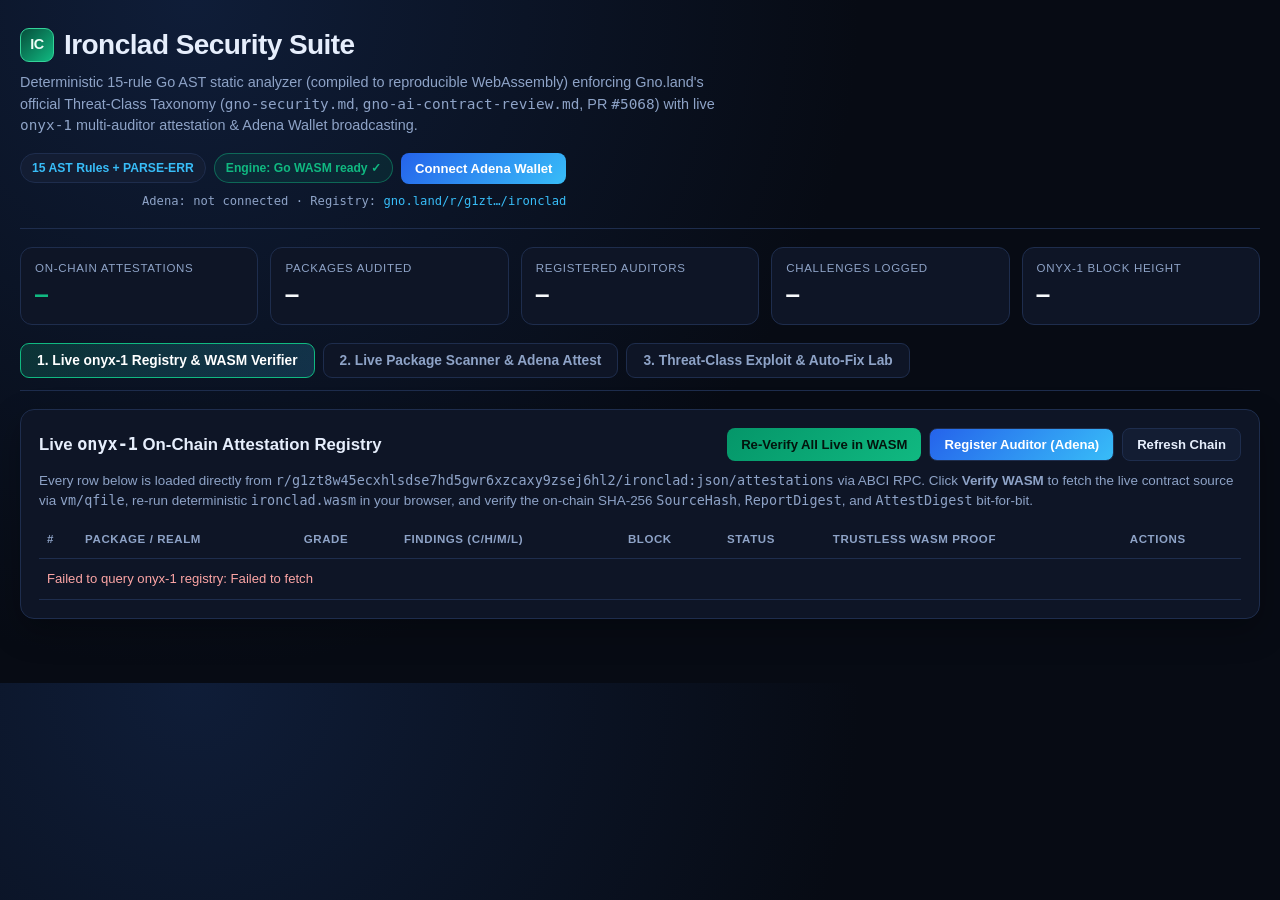
<file: docs/index.html>
<!doctype html>
<html lang="en">
<head>
  <meta charset="utf-8" />
  <meta name="viewport" content="width=device-width, initial-scale=1" />
  <title>Ironclad — Gno.land Security Analyzer, WASM Verifier &amp; On-Chain Registry</title>
  <link rel="stylesheet" href="styles.css" />
</head>
<body>
  <div class="wrap">
    <header>
      <div>
        <h1><span class="logo-mark">IC</span> Ironclad Security Suite</h1>
        <p class="sub">Deterministic 15-rule Go AST static analyzer (compiled to reproducible WebAssembly) enforcing Gno.land's official Threat-Class Taxonomy (<code>gno-security.md</code>, <code>gno-ai-contract-review.md</code>, PR <code>#5068</code>) with live <code>onyx-1</code> multi-auditor attestation &amp; Adena Wallet broadcasting.</p>
      </div>
      <div class="header-right">
        <div class="badges">
          <span class="badge">15 AST Rules + PARSE-ERR</span>
          <span class="badge ok" id="healthBadge">Engine: loading Go WASM…</span>
          <button id="connectAdenaBtn" class="adena">Connect Adena Wallet</button>
        </div>
        <div class="wallet-status" id="walletStatus">Adena: not connected · Registry: <a href="https://onyx.testnets.gno.land/r/g1zt8w45ecxhlsdse7hd5gwr6xzcaxy9zsej6hl2/ironclad" target="_blank" rel="noopener">gno.land/r/g1zt…/ironclad</a></div>
      </div>
    </header>

    <section class="stats-strip">
      <div class="stat"><div class="k">On-Chain Attestations</div><div class="v ok" id="statAttest">—</div></div>
      <div class="stat"><div class="k">Packages Audited</div><div class="v" id="statPkgs">—</div></div>
      <div class="stat"><div class="k">Registered Auditors</div><div class="v" id="statAuditors">—</div></div>
      <div class="stat"><div class="k">Challenges Logged</div><div class="v" id="statChallenges">—</div></div>
      <div class="stat"><div class="k">onyx-1 Block Height</div><div class="v" id="statHeight">—</div></div>
    </section>

    <nav class="tabs">
      <button class="tab-btn active" data-tab="registry">1. Live onyx-1 Registry &amp; WASM Verifier</button>
      <button class="tab-btn" data-tab="scanner">2. Live Package Scanner &amp; Adena Attest</button>
      <button class="tab-btn" data-tab="playground">3. Threat-Class Exploit &amp; Auto-Fix Lab</button>
    </nav>

    <!-- TAB 1: LIVE ON-CHAIN REGISTRY + TRUSTLESS WASM VERIFICATION -->
    <section id="tab-registry" class="tab-panel active">
      <div class="card">
        <h2>
          <span>Live <code>onyx-1</code> On-Chain Attestation Registry</span>
          <span style="display:flex;gap:8px;flex-wrap:wrap">
            <button id="verifyAllWasmBtn">Re-Verify All Live in WASM</button>
            <button id="registerAuditorBtn" class="adena secondary">Register Auditor (Adena)</button>
            <button id="refreshRegistryBtn" class="secondary">Refresh Chain</button>
          </span>
        </h2>
        <p class="muted">Every row below is loaded directly from <code>r/g1zt8w45ecxhlsdse7hd5gwr6xzcaxy9zsej6hl2/ironclad:json/attestations</code> via ABCI RPC. Click <strong>Verify WASM</strong> to fetch the live contract source via <code>vm/qfile</code>, re-run deterministic <code>ironclad.wasm</code> in your browser, and verify the on-chain SHA-256 <code>SourceHash</code>, <code>ReportDigest</code>, and <code>AttestDigest</code> bit-for-bit.</p>

        <div id="registerAuditorBox" class="modal-inline">
          <h3 style="margin-top:0">Register Your On-Chain Auditor Profile (via Adena Wallet)</h3>
          <div class="row">
            <div class="field"><label>Auditor Handle</label><input id="audHandleInput" placeholder="e.g. GnoSecurityLab" /></div>
            <div class="field"><label>Bio</label><input id="audBioInput" placeholder="Deterministic AST security reviewer on onyx-1" /></div>
            <div class="field"><label>Website URL (optional)</label><input id="audUrlInput" placeholder="https://github.com/yourhandle" /></div>
            <button id="submitAuditorBtn" class="adena">Broadcast RegisterAuditor</button>
            <button id="closeAuditorBtn" class="secondary">Close</button>
          </div>
          <pre id="auditorTxOut" style="display:none;margin-top:8px"></pre>
        </div>

        <div id="challengeBox" class="modal-inline">
          <h3 style="margin-top:0">Submit Structured Challenge (via Adena Wallet) — Attestation #<span id="chAttIdLabel"></span></h3>
          <div class="row">
            <div class="field" style="max-width:210px">
              <label>Missed Official Rule ID</label>
              <select id="chRuleSelect">
                <option value="GNO-TC1A">GNO-TC1A (Class-1a)</option>
                <option value="GNO-TC1B">GNO-TC1B (Class-1b)</option>
                <option value="GNO-TC2">GNO-TC2 (Class-2)</option>
                <option value="GNO-TC3">GNO-TC3 (Class-3)</option>
                <option value="GNO-TC4">GNO-TC4 (Class-4)</option>
                <option value="GNO-SEC01">GNO-SEC01</option>
                <option value="GNO-SEC02">GNO-SEC02</option>
                <option value="GNO-SEC03">GNO-SEC03</option>
                <option value="GNO-SEC04">GNO-SEC04</option>
                <option value="GNO-SEC05">GNO-SEC05</option>
                <option value="GNO-SEC06">GNO-SEC06</option>
                <option value="GNO-SEC07">GNO-SEC07</option>
                <option value="AVL001">AVL001</option>
                <option value="GLOBAL001">GLOBAL001</option>
                <option value="RENDER001">RENDER001</option>
              </select>
            </div>
            <div class="field"><label>Technical Challenge Reason (evidence SHA-256 auto-computed via WebCrypto)</label><input id="chReasonInput" placeholder="Describe missed finding file:line and exploit path" /></div>
            <button id="submitChallengeBtn" class="warn-btn">Broadcast ChallengeAttestation</button>
            <button id="closeChallengeBtn" class="secondary">Close</button>
          </div>
          <pre id="challengeTxOut" style="display:none;margin-top:8px"></pre>
        </div>

        <div style="overflow-x:auto">
          <table>
            <thead>
              <tr>
                <th>#</th>
                <th>Package / Realm</th>
                <th>Grade</th>
                <th>Findings (C/H/M/L)</th>
                <th>Block</th>
                <th>Status</th>
                <th>Trustless WASM Proof</th>
                <th>Actions</th>
              </tr>
            </thead>
            <tbody id="registryTableBody">
              <tr><td colspan="8" class="muted">Loading live onyx-1 attestations…</td></tr>
            </tbody>
          </table>
        </div>
      </div>
    </section>

    <!-- TAB 2: LIVE PACKAGE SCANNER & ADENA ATTEST -->
    <section id="tab-scanner" class="tab-panel">
      <div class="grid-2">
        <div class="card">
          <h2>Scan Any Live On-Chain Package (<code>vm/qfile</code>)</h2>
          <p class="muted">Fetches every non-test <code>.gno</code> file directly from the chain over ABCI RPC, runs the exact Go AST engine compiled to WebAssembly, and lets you publish a signed attestation via Adena Wallet or export SARIF v2.1.0.</p>
          <div class="row">
            <div class="field"><label for="rpcInput">Gno RPC URL</label><input id="rpcInput" value="https://rpc.onyx.testnets.gno.land:443" /></div>
            <div class="field"><label for="pkgInput">Package / Realm Path</label><input id="pkgInput" value="gno.land/r/g1zt8w45ecxhlsdse7hd5gwr6xzcaxy9zsej6hl2/ironclad" /></div>
          </div>
          <div class="chips" id="quickPkgChips">
            <span class="chip" data-pkg="gno.land/r/g1zt8w45ecxhlsdse7hd5gwr6xzcaxy9zsej6hl2/ironclad">r/.../ironclad (A+)</span>
            <span class="chip" data-pkg="gno.land/r/g1zt8w45ecxhlsdse7hd5gwr6xzcaxy9zsej6hl2/tollgate/v2">r/.../tollgate/v2 (A+)</span>
            <span class="chip" data-pkg="gno.land/r/sys/namereg/v0">r/sys/namereg/v0 (A)</span>
            <span class="chip" data-pkg="gno.land/r/gnoland/wugnot">r/gnoland/wugnot (A)</span>
            <span class="chip" data-pkg="gno.land/r/sys/params">r/sys/params (A)</span>
            <span class="chip" data-pkg="gno.land/r/sys/validators/v2">r/sys/validators/v2 (B)</span>
            <span class="chip" data-pkg="gno.land/r/gnoland/blog">r/gnoland/blog (D)</span>
            <span class="chip" data-pkg="gno.land/r/sys/users">r/sys/users (D)</span>
            <span class="chip" data-pkg="gno.land/r/gov/dao">r/gov/dao (F)</span>
            <span class="chip" data-pkg="gno.land/r/gnoland/boards2/v0">r/gnoland/boards2/v0 (F)</span>
          </div>
          <div class="row">
            <button id="scanRemoteBtn">Fetch &amp; Scan Live Realm</button>
            <button id="publishAdenaBtn" class="adena" disabled>Publish Attestation (Adena)</button>
            <button id="exportSarifBtn" class="secondary" disabled>Download SARIF v2.1.0</button>
            <button id="exportJsonBtn" class="secondary" disabled>Download JSON</button>
          </div>
          <pre id="publishTxOut" style="display:none;margin-bottom:12px"></pre>
          <h3>Live On-Chain Certificate &amp; Reproducible CLI Command</h3>
          <pre id="attestationBox">Select a live realm above and click "Fetch &amp; Scan Live Realm".</pre>
        </div>

        <div class="card">
          <h2>Audit Verdict &amp; AST Findings</h2>
          <div class="score-banner" id="scoreBanner">
            <div class="grade-box" id="gradeBox">—</div>
            <div>
              <div style="font-weight:700;font-size:1.05rem" id="verdictTitle">Ready to scan</div>
              <div class="muted" id="verdictMeta">Select a live realm on onyx-1 or click any row from Tab 1.</div>
              <div class="muted mono" style="font-size:0.74rem;margin-top:4px" id="digestLine"></div>
            </div>
          </div>
          <div id="findingsList"></div>
        </div>
      </div>
    </section>

    <!-- TAB 3: INTERACTIVE THREAT-CLASS EXPLOIT & AUTO-FIX SANDBOX -->
    <section id="tab-playground" class="tab-panel">
      <div class="grid-2">
        <div class="card">
          <h2>Interactive Gno Threat-Class Exploit &amp; Safe-Patch Lab</h2>
          <p class="muted">Pick any official Gno.land Threat-Class scenario, inspect the highlighted vulnerable AST lines, or edit freely — then click <strong>Apply Safe Gno Patch</strong> to watch Go WASM re-grade the contract to <strong>A+ (100/100)</strong> in milliseconds.</p>
          <div class="chips" id="scenarioChips"></div>
          <div class="row">
            <button id="scanSourceBtn">Analyze Code in WASM</button>
            <button id="applyFixBtn" class="warn-btn">Apply Safe Gno Patch → Re-Scan</button>
            <button id="restoreVulnBtn" class="secondary">Restore Vulnerable Code</button>
          </div>
          <textarea id="sourceArea" spellcheck="false"></textarea>
        </div>

        <div class="card">
          <h2>Live AST Line Highlighting &amp; Sandbox Verdict</h2>
          <div class="score-banner">
            <div class="grade-box" id="sbGradeBox">—</div>
            <div>
              <div style="font-weight:700;font-size:1.02rem" id="sbVerdictTitle">Select a scenario</div>
              <div class="muted" id="sbVerdictMeta">Instant in-browser Go AST analysis via ironclad.wasm</div>
            </div>
          </div>
          <div class="code-view" id="sbCodeHighlight"></div>
          <h3 style="margin-top:12px">Detected Vulnerabilities &amp; Remediations</h3>
          <div id="sbFindingsList"></div>
        </div>
      </div>
    </section>
  </div>
  <script src="wasm_exec.js"></script>
  <script src="app.js"></script>
</body>
</html>
</file>
<file: docs/styles.css>
:root {
  --bg: #070b14;
  --panel: #0e1526;
  --panel-2: #131d33;
  --border: #1e2d4d;
  --text: #e6eefc;
  --muted: #8ea3c7;
  --accent: #10b981;
  --accent-2: #38bdf8;
  --warn: #f59e0b;
  --danger: #ef4444;
  --purple: #a78bfa;
  --mono: ui-monospace, SFMono-Regular, Menlo, Monaco, Consolas, monospace;
  --sans: Inter, -apple-system, BlinkMacSystemFont, "Segoe UI", Roboto, sans-serif;
}
* { box-sizing: border-box; }
body {
  margin: 0;
  font-family: var(--sans);
  background: radial-gradient(circle at 15% 0%, #0f1d38 0%, var(--bg) 52%);
  color: var(--text);
  line-height: 1.5;
}
.wrap { max-width: 1280px; margin: 0 auto; padding: 24px 20px 64px; }
header {
  display: flex; flex-wrap: wrap; justify-content: space-between; align-items: flex-start;
  gap: 16px; border-bottom: 1px solid var(--border); padding-bottom: 18px; margin-bottom: 18px;
}
h1 { margin: 0; font-size: 1.75rem; letter-spacing: -0.02em; display: flex; align-items: center; gap: 10px; }
.logo-mark {
  display: inline-flex; align-items: center; justify-content: center;
  width: 34px; height: 34px; border-radius: 9px; font-weight: 800; font-size: 0.9rem;
  background: linear-gradient(135deg, #064e3b, #10b981); color: #ecfdf5; border: 1px solid #34d399;
}
.sub { margin: 6px 0 0; color: var(--muted); font-size: 0.9rem; max-width: 720px; }
.header-right { display: flex; flex-direction: column; align-items: flex-end; gap: 8px; }
.badges { display: flex; gap: 8px; flex-wrap: wrap; align-items: center; justify-content: flex-end; }
.badge {
  background: var(--panel-2); border: 1px solid var(--border); color: var(--accent-2);
  padding: 5px 11px; border-radius: 999px; font-size: 0.76rem; font-weight: 600;
}
.badge.ok { color: var(--accent); border-color: rgba(16,185,129,0.45); background: rgba(16,185,129,0.1); }
.badge.warn { color: var(--warn); border-color: rgba(245,158,11,0.45); background: rgba(245,158,11,0.1); }
.badge.bad { color: #fca5a5; border-color: rgba(239,68,68,0.45); background: rgba(239,68,68,0.12); }

.stats-strip {
  display: grid; grid-template-columns: repeat(5, 1fr); gap: 12px; margin-bottom: 18px;
}
@media (max-width: 900px) { .stats-strip { grid-template-columns: repeat(2, 1fr); } }
.stat {
  background: var(--panel); border: 1px solid var(--border); border-radius: 12px; padding: 12px 14px;
}
.stat .k { font-size: 0.72rem; text-transform: uppercase; letter-spacing: 0.06em; color: var(--muted); }
.stat .v { font-size: 1.35rem; font-weight: 800; margin-top: 2px; font-family: var(--mono); color: #f8fafc; }
.stat .v.ok { color: var(--accent); }

.tabs {
  display: flex; gap: 8px; flex-wrap: wrap; margin-bottom: 18px;
  border-bottom: 1px solid var(--border); padding-bottom: 12px;
}
.tab-btn {
  background: var(--panel); color: var(--muted); border: 1px solid var(--border);
  border-radius: 9px; padding: 9px 16px; font-weight: 600; font-size: 0.86rem; cursor: pointer;
}
.tab-btn.active {
  background: linear-gradient(135deg, rgba(16,185,129,0.2), rgba(56,189,248,0.18));
  color: #fff; border-color: var(--accent);
}
.tab-panel { display: none; }
.tab-panel.active { display: block; }

.grid-2 { display: grid; grid-template-columns: 1.05fr 1fr; gap: 18px; }
@media (max-width: 980px) { .grid-2 { grid-template-columns: 1fr; } }

.card {
  background: var(--panel); border: 1px solid var(--border); border-radius: 14px; padding: 18px;
  box-shadow: 0 12px 32px rgba(0,0,0,0.28);
}
.card + .card { margin-top: 16px; }
h2 { margin: 0 0 10px; font-size: 1.05rem; display: flex; align-items: center; justify-content: space-between; gap: 8px; flex-wrap: wrap; }
h3 { margin: 14px 0 8px; font-size: 0.92rem; color: var(--accent-2); }
.muted { color: var(--muted); font-size: 0.84rem; margin: 0 0 10px; }
.row { display: flex; gap: 8px; flex-wrap: wrap; align-items: flex-end; margin-bottom: 10px; }
.field { flex: 1; min-width: 190px; }
label { display: block; font-size: 0.74rem; color: var(--muted); margin-bottom: 4px; font-weight: 600; }
input, select, textarea {
  width: 100%; background: var(--bg); color: var(--text); border: 1px solid var(--border);
  border-radius: 8px; padding: 8px 11px; font-size: 0.86rem; font-family: var(--mono);
}
textarea { min-height: 250px; resize: vertical; line-height: 1.45; }
button {
  background: linear-gradient(135deg, #059669, #10b981); color: #03140d; border: none;
  border-radius: 8px; padding: 8px 14px; font-weight: 700; font-size: 0.82rem; cursor: pointer;
  transition: transform 0.08s ease, opacity 0.15s ease;
}
button:hover { opacity: 0.92; }
button:active { transform: translateY(1px); }
button:disabled { opacity: 0.45; cursor: not-allowed; }
button.secondary { background: var(--panel-2); color: var(--text); border: 1px solid var(--border); }
button.adena { background: linear-gradient(135deg, #2563eb, #38bdf8); color: #fff; }
button.warn-btn { background: linear-gradient(135deg, #d97706, #f59e0b); color: #1a0f00; }
button.sm { padding: 5px 10px; font-size: 0.75rem; }

.chips { display: flex; gap: 6px; flex-wrap: wrap; margin-bottom: 12px; }
.chip {
  background: var(--panel-2); border: 1px solid var(--border); color: #cbd5e1;
  padding: 5px 10px; border-radius: 999px; font-size: 0.75rem; font-family: var(--mono); cursor: pointer;
}
.chip:hover { border-color: var(--accent-2); color: #fff; }
.chip.active { background: rgba(56,189,248,0.16); border-color: var(--accent-2); color: #e0f2fe; }

.score-banner {
  display: flex; gap: 14px; align-items: center; padding: 14px; border-radius: 12px;
  background: var(--panel-2); border: 1px solid var(--border); margin-bottom: 12px;
}
.grade-box {
  min-width: 66px; height: 66px; border-radius: 12px; display: flex; align-items: center;
  justify-content: center; font-size: 1.85rem; font-weight: 900; font-family: var(--mono);
  background: rgba(16,185,129,0.16); color: var(--accent); border: 1px solid rgba(16,185,129,0.5);
}
.grade-box.warn { background: rgba(245,158,11,0.16); color: var(--warn); border-color: rgba(245,158,11,0.5); }
.grade-box.bad { background: rgba(239,68,68,0.18); color: #fca5a5; border-color: rgba(239,68,68,0.5); }

.finding {
  background: var(--bg); border: 1px solid var(--border); border-left: 4px solid var(--warn);
  border-radius: 8px; padding: 10px 12px; margin-bottom: 8px; font-size: 0.83rem;
}
.finding.CRITICAL { border-left-color: var(--danger); }
.finding.HIGH { border-left-color: #f97316; }
.finding.MEDIUM { border-left-color: var(--warn); }
.finding.LOW, .finding.INFO { border-left-color: var(--accent-2); }
.finding .meta { font-family: var(--mono); font-size: 0.76rem; color: var(--muted); margin-bottom: 4px; }
.finding .fix { color: #86efac; font-size: 0.79rem; margin-top: 4px; }
.finding code { background: #111c33; padding: 1px 5px; border-radius: 4px; font-family: var(--mono); font-size: 0.78rem; }

table { width: 100%; border-collapse: collapse; font-size: 0.82rem; }
th, td { text-align: left; padding: 10px 8px; border-bottom: 1px solid var(--border); vertical-align: middle; }
th { font-size: 0.72rem; text-transform: uppercase; letter-spacing: 0.05em; color: var(--muted); }
tr:hover td { background: rgba(56,189,248,0.04); }
.mono { font-family: var(--mono); }
.grade-pill {
  display: inline-block; padding: 2px 8px; border-radius: 6px; font-family: var(--mono); font-weight: 800; font-size: 0.78rem;
}
.grade-pill.g-ok { background: rgba(16,185,129,0.16); color: #34d399; border: 1px solid rgba(16,185,129,0.4); }
.grade-pill.g-warn { background: rgba(245,158,11,0.16); color: #fbbf24; border: 1px solid rgba(245,158,11,0.4); }
.grade-pill.g-bad { background: rgba(239,68,68,0.18); color: #fca5a5; border: 1px solid rgba(239,68,68,0.4); }

.code-view {
  background: #050810; border: 1px solid var(--border); border-radius: 10px; padding: 10px 0;
  font-family: var(--mono); font-size: 0.79rem; overflow-x: auto; max-height: 360px; overflow-y: auto;
}
.code-line { display: flex; padding: 1px 12px; white-space: pre; }
.code-line.hit-crit { background: rgba(239,68,68,0.18); border-left: 3px solid var(--danger); }
.code-line.hit-high { background: rgba(249,115,22,0.16); border-left: 3px solid #f97316; }
.code-line.hit-med { background: rgba(245,158,11,0.14); border-left: 3px solid var(--warn); }
.ln { width: 34px; color: #54698d; user-select: none; flex-shrink: 0; text-align: right; margin-right: 12px; }

pre {
  background: #050810; border: 1px solid var(--border); border-radius: 10px; padding: 12px;
  font-family: var(--mono); font-size: 0.76rem; overflow-x: auto; white-space: pre-wrap; word-break: break-all; margin: 0;
}
.wallet-status { font-family: var(--mono); font-size: 0.76rem; color: var(--muted); }
a { color: var(--accent-2); text-decoration: none; }
a:hover { text-decoration: underline; }
.modal-inline {
  margin-top: 12px; padding: 14px; border-radius: 10px; background: var(--panel-2);
  border: 1px solid rgba(56,189,248,0.45); display: none;
}
.modal-inline.open { display: block; }
</file>
